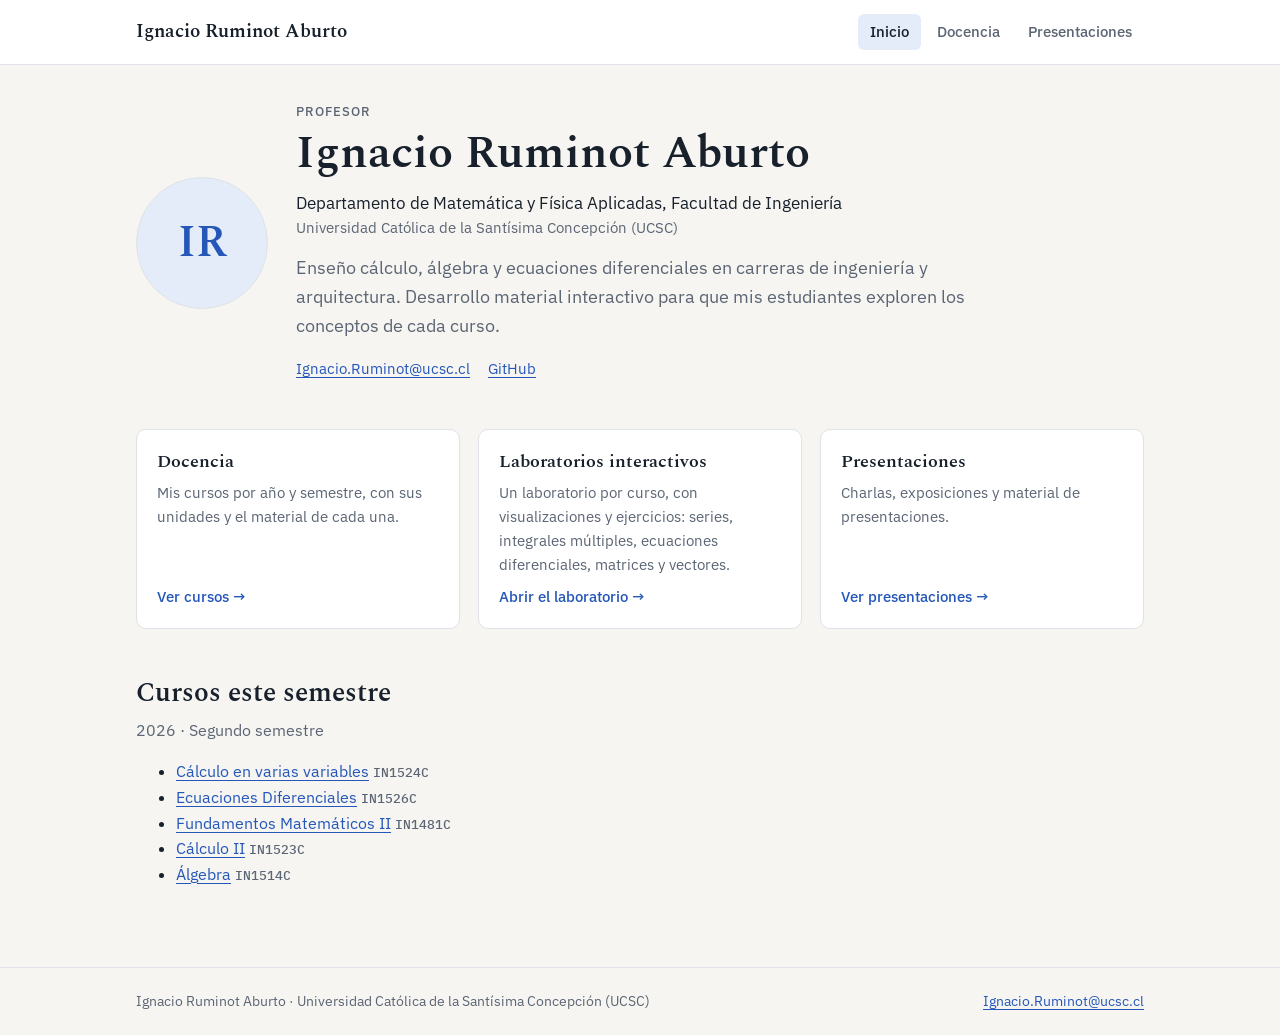
<file: index.html>
<!doctype html>
<html lang="es">
<head>
<meta charset="utf-8">
<meta name="viewport" content="width=device-width, initial-scale=1, viewport-fit=cover">
<title>Ignacio Ruminot Aburto</title>
<meta name="description" content="Enseño cálculo, álgebra y ecuaciones diferenciales en carreras de ingeniería y arquitectura. Desarrollo material interactivo para que mis estudiantes exploren los conceptos de cada curso.">
<link rel="preconnect" href="https://fonts.googleapis.com"><link rel="preconnect" href="https://fonts.gstatic.com" crossorigin><link rel="stylesheet" href="https://fonts.googleapis.com/css2?family=Spectral:wght@500;600&family=IBM+Plex+Sans:wght@400;500;600&family=IBM+Plex+Mono:wght@400;500&display=swap">
<link rel="stylesheet" href="assets/sitio.css">
</head>
<body>
<div class="top"><div class="wrap"><a class="brand" href="">Ignacio Ruminot Aburto</a><nav class="nav" aria-label="Secciones"><a href="" aria-current=page>Inicio</a><a href="docencia/">Docencia</a><a href="presentaciones/">Presentaciones</a></nav></div></div>
<main><div class="wrap">

<section class="hero">
  <div class="avatar" aria-hidden="true">IR</div>
  <div>
    <p class="eyebrow">Profesor</p>
    <h1>Ignacio Ruminot Aburto</h1>
    <p class="affil">Departamento de Matemática y Física Aplicadas, Facultad de Ingeniería<span>Universidad Católica de la Santísima Concepción (UCSC)</span></p>
    <p class="lede">Enseño cálculo, álgebra y ecuaciones diferenciales en carreras de ingeniería y arquitectura. Desarrollo material interactivo para que mis estudiantes exploren los conceptos de cada curso.</p>
    <div class="links"><a href="mailto:Ignacio.Ruminot@ucsc.cl">Ignacio.Ruminot@ucsc.cl</a><a href="https://github.com/iruminot">GitHub</a></div>
  </div>
</section>
<section class="section">
  <div class="cards">
    <a class="card" href="docencia/"><h3>Docencia</h3><p>Mis cursos por año y semestre, con sus unidades y el material de cada una.</p><span class="go">Ver cursos →</span></a>
    <a class="card" href="docencia/laboratorio/"><h3>Laboratorios interactivos</h3><p>Un laboratorio por curso, con visualizaciones y ejercicios: series, integrales múltiples, ecuaciones diferenciales, matrices y vectores.</p><span class="go">Abrir el laboratorio →</span></a>
    <a class="card" href="presentaciones/"><h3>Presentaciones</h3><p>Charlas, exposiciones y material de presentaciones.</p><span class="go">Ver presentaciones →</span></a>
  </div>
</section>
<section class="section">
  <h2>Cursos este semestre</h2>
  <p class="muted" style="margin-top:-6px">2026 · Segundo semestre</p>
  <ul><li><a href="docencia/2026-2/calculo-varias-variables/">Cálculo en varias variables</a> <span class="code">IN1524C</span></li><li><a href="docencia/2026-2/ecuaciones-diferenciales/">Ecuaciones Diferenciales</a> <span class="code">IN1526C</span></li><li><a href="docencia/2026-2/fundamentos-matematicos-2/">Fundamentos Matemáticos II</a> <span class="code">IN1481C</span></li><li><a href="docencia/2026-2/calculo-ii/">Cálculo II</a> <span class="code">IN1523C</span></li><li><a href="docencia/2026-2/algebra/">Álgebra</a> <span class="code">IN1514C</span></li></ul>
</section>
</div></main>
<footer><div class="wrap"><span>Ignacio Ruminot Aburto · Universidad Católica de la Santísima Concepción (UCSC)</span><span><a href="mailto:Ignacio.Ruminot@ucsc.cl">Ignacio.Ruminot@ucsc.cl</a></span></div></footer>
</body>
</html>
</file>
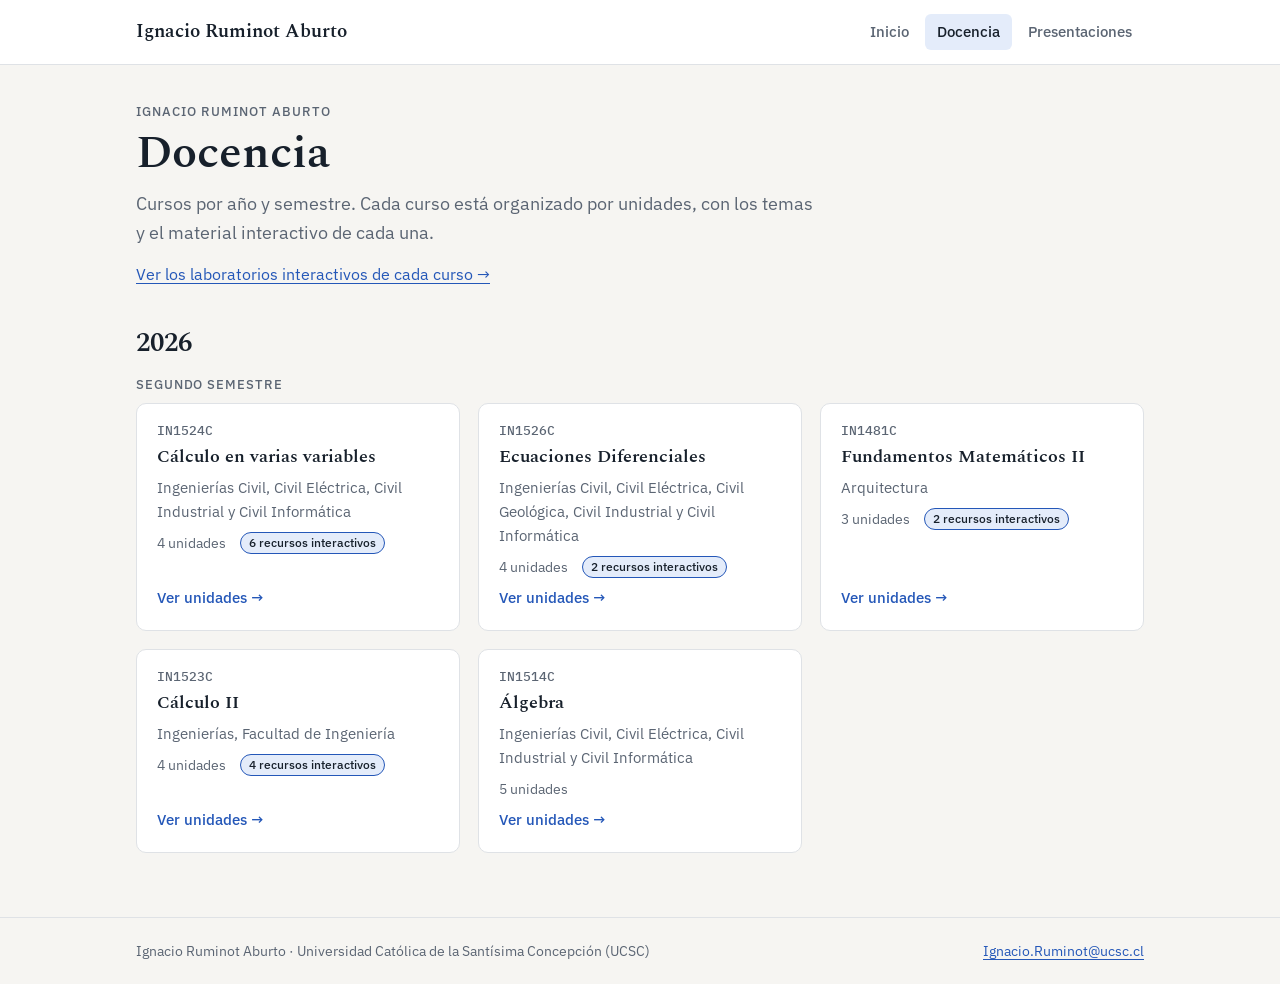
<file: docencia/index.html>
<!doctype html>
<html lang="es">
<head>
<meta charset="utf-8">
<meta name="viewport" content="width=device-width, initial-scale=1, viewport-fit=cover">
<title>Docencia · Ignacio Ruminot Aburto</title>
<meta name="description" content="Enseño cálculo, álgebra y ecuaciones diferenciales en carreras de ingeniería y arquitectura. Desarrollo material interactivo para que mis estudiantes exploren los conceptos de cada curso.">
<link rel="preconnect" href="https://fonts.googleapis.com"><link rel="preconnect" href="https://fonts.gstatic.com" crossorigin><link rel="stylesheet" href="https://fonts.googleapis.com/css2?family=Spectral:wght@500;600&family=IBM+Plex+Sans:wght@400;500;600&family=IBM+Plex+Mono:wght@400;500&display=swap">
<link rel="stylesheet" href="../assets/sitio.css">
</head>
<body>
<div class="top"><div class="wrap"><a class="brand" href="../">Ignacio Ruminot Aburto</a><nav class="nav" aria-label="Secciones"><a href="../">Inicio</a><a href="../docencia/" aria-current=page>Docencia</a><a href="../presentaciones/">Presentaciones</a></nav></div></div>
<main><div class="wrap">
<p class="eyebrow">Ignacio Ruminot Aburto</p><h1>Docencia</h1>
<p class="lede">Cursos por año y semestre. Cada curso está organizado por unidades, con los temas y el material interactivo de cada una.</p>
<p style="margin-top:14px"><a href="laboratorio/">Ver los laboratorios interactivos de cada curso →</a></p>
<section class="year"><h2>2026</h2><div class="sem"><h3>Segundo semestre</h3><div class="cards"><a class="card" href="2026-2/calculo-varias-variables/"><span class="code">IN1524C</span><h3>Cálculo en varias variables</h3>
<p>Ingenierías Civil, Civil Eléctrica, Civil Industrial y Civil Informática</p><div class="meta"><span>4 unidades</span><span class="badge">6 recursos interactivos</span></div><span class="go">Ver unidades →</span></a><a class="card" href="2026-2/ecuaciones-diferenciales/"><span class="code">IN1526C</span><h3>Ecuaciones Diferenciales</h3>
<p>Ingenierías Civil, Civil Eléctrica, Civil Geológica, Civil Industrial y Civil Informática</p><div class="meta"><span>4 unidades</span><span class="badge">2 recursos interactivos</span></div><span class="go">Ver unidades →</span></a><a class="card" href="2026-2/fundamentos-matematicos-2/"><span class="code">IN1481C</span><h3>Fundamentos Matemáticos II</h3>
<p>Arquitectura</p><div class="meta"><span>3 unidades</span><span class="badge">2 recursos interactivos</span></div><span class="go">Ver unidades →</span></a><a class="card" href="2026-2/calculo-ii/"><span class="code">IN1523C</span><h3>Cálculo II</h3>
<p>Ingenierías, Facultad de Ingeniería</p><div class="meta"><span>4 unidades</span><span class="badge">4 recursos interactivos</span></div><span class="go">Ver unidades →</span></a><a class="card" href="2026-2/algebra/"><span class="code">IN1514C</span><h3>Álgebra</h3>
<p>Ingenierías Civil, Civil Eléctrica, Civil Industrial y Civil Informática</p><div class="meta"><span>5 unidades</span></div><span class="go">Ver unidades →</span></a></div></div></section>
</div></main>
<footer><div class="wrap"><span>Ignacio Ruminot Aburto · Universidad Católica de la Santísima Concepción (UCSC)</span><span><a href="mailto:Ignacio.Ruminot@ucsc.cl">Ignacio.Ruminot@ucsc.cl</a></span></div></footer>
</body>
</html>
</file>
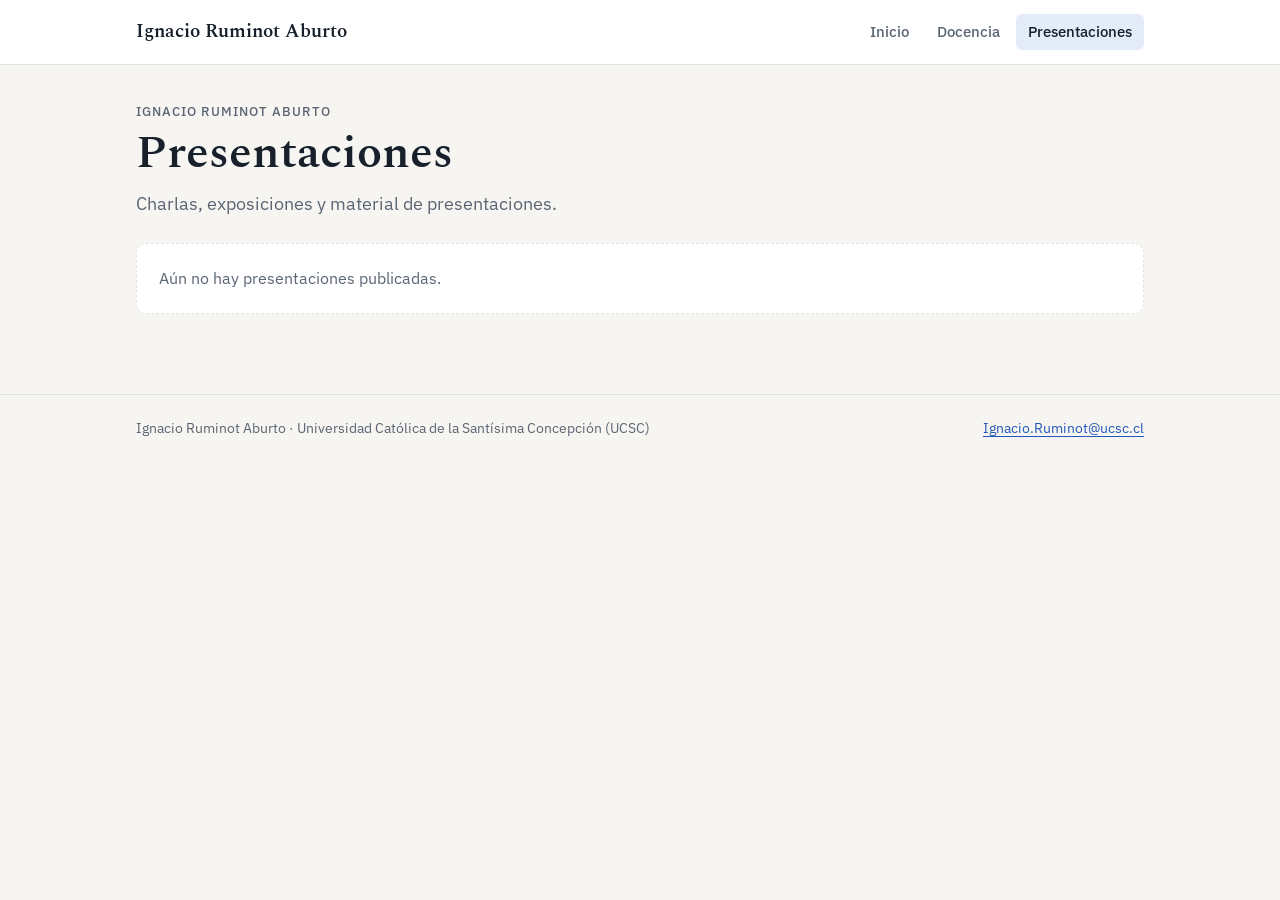
<file: presentaciones/index.html>
<!doctype html>
<html lang="es">
<head>
<meta charset="utf-8">
<meta name="viewport" content="width=device-width, initial-scale=1, viewport-fit=cover">
<title>Presentaciones · Ignacio Ruminot Aburto</title>
<meta name="description" content="Enseño cálculo, álgebra y ecuaciones diferenciales en carreras de ingeniería y arquitectura. Desarrollo material interactivo para que mis estudiantes exploren los conceptos de cada curso.">
<link rel="preconnect" href="https://fonts.googleapis.com"><link rel="preconnect" href="https://fonts.gstatic.com" crossorigin><link rel="stylesheet" href="https://fonts.googleapis.com/css2?family=Spectral:wght@500;600&family=IBM+Plex+Sans:wght@400;500;600&family=IBM+Plex+Mono:wght@400;500&display=swap">
<link rel="stylesheet" href="../assets/sitio.css">
</head>
<body>
<div class="top"><div class="wrap"><a class="brand" href="../">Ignacio Ruminot Aburto</a><nav class="nav" aria-label="Secciones"><a href="../">Inicio</a><a href="../docencia/">Docencia</a><a href="../presentaciones/" aria-current=page>Presentaciones</a></nav></div></div>
<main><div class="wrap">
<p class="eyebrow">Ignacio Ruminot Aburto</p><h1>Presentaciones</h1><p class="lede">Charlas, exposiciones y material de presentaciones.</p><p class="empty">Aún no hay presentaciones publicadas.</p>
</div></main>
<footer><div class="wrap"><span>Ignacio Ruminot Aburto · Universidad Católica de la Santísima Concepción (UCSC)</span><span><a href="mailto:Ignacio.Ruminot@ucsc.cl">Ignacio.Ruminot@ucsc.cl</a></span></div></footer>
</body>
</html>
</file>
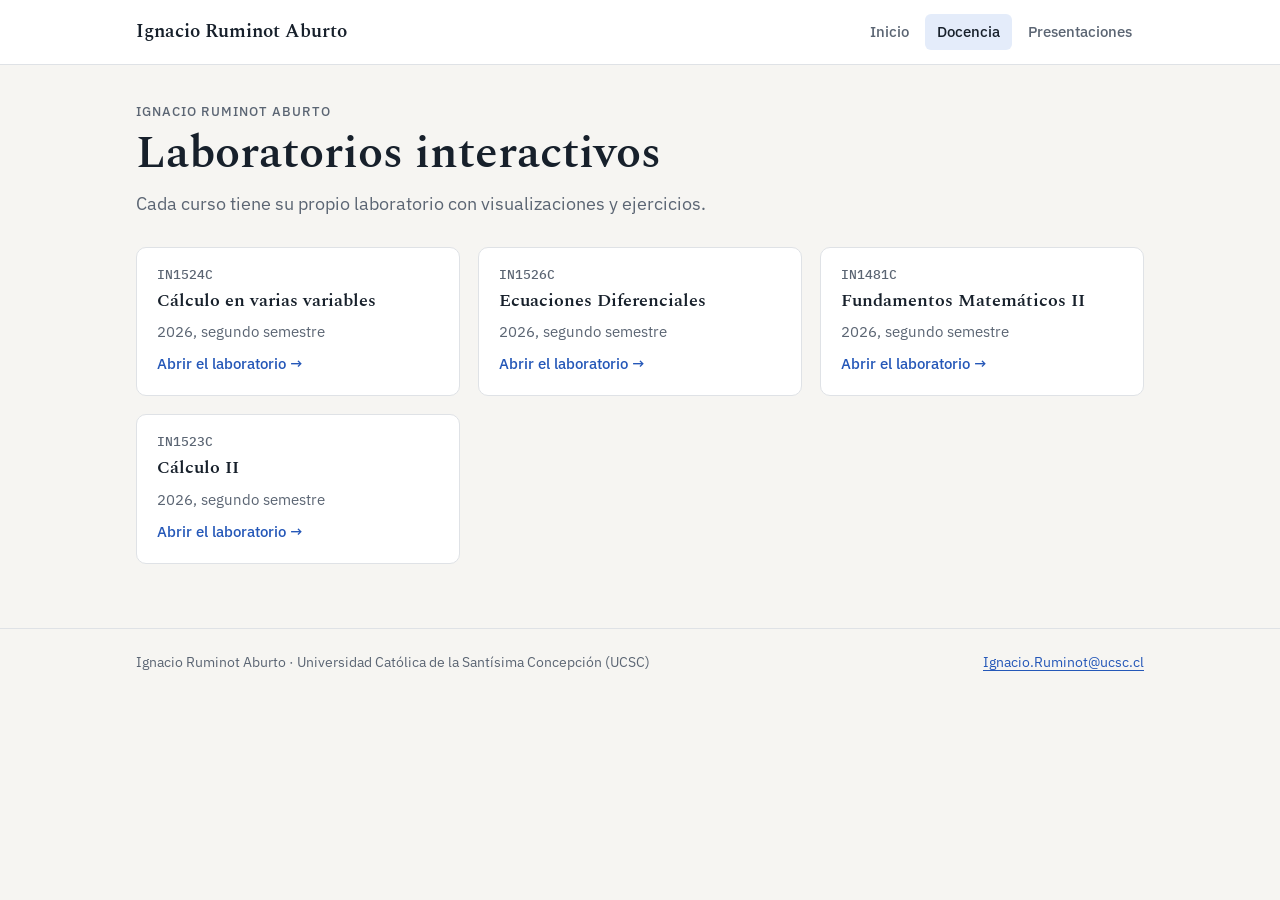
<file: docencia/laboratorio/index.html>
<!doctype html>
<html lang="es">
<head>
<meta charset="utf-8">
<meta name="viewport" content="width=device-width, initial-scale=1, viewport-fit=cover">
<title>Laboratorios · Ignacio Ruminot Aburto</title>
<meta name="description" content="Enseño cálculo, álgebra y ecuaciones diferenciales en carreras de ingeniería y arquitectura. Desarrollo material interactivo para que mis estudiantes exploren los conceptos de cada curso.">
<link rel="preconnect" href="https://fonts.googleapis.com"><link rel="preconnect" href="https://fonts.gstatic.com" crossorigin><link rel="stylesheet" href="https://fonts.googleapis.com/css2?family=Spectral:wght@500;600&family=IBM+Plex+Sans:wght@400;500;600&family=IBM+Plex+Mono:wght@400;500&display=swap">
<link rel="stylesheet" href="../../assets/sitio.css">
</head>
<body>
<div class="top"><div class="wrap"><a class="brand" href="../../">Ignacio Ruminot Aburto</a><nav class="nav" aria-label="Secciones"><a href="../../">Inicio</a><a href="../../docencia/" aria-current=page>Docencia</a><a href="../../presentaciones/">Presentaciones</a></nav></div></div>
<main><div class="wrap">
<script>(function(){var h=location.hash.slice(1),m={"calculo-": "../2026-2/calculo-varias-variables/laboratorio/", "calc2-": "../2026-2/calculo-ii/laboratorio/", "edo-": "../2026-2/ecuaciones-diferenciales/laboratorio/", "fm2-": "../2026-2/fundamentos-matematicos-2/laboratorio/"};for(var p in m){if(h.indexOf(p)===0){location.replace(m[p]+'#'+h);return;}}})();</script>
<p class="eyebrow">Ignacio Ruminot Aburto</p><h1>Laboratorios interactivos</h1>
<p class="lede">Cada curso tiene su propio laboratorio con visualizaciones y ejercicios.</p>
<div class="cards" style="margin-top:28px"><a class="card" href="../2026-2/calculo-varias-variables/laboratorio/"><span class="code">IN1524C</span><h3>Cálculo en varias variables</h3><p>2026, segundo semestre</p><span class="go">Abrir el laboratorio →</span></a><a class="card" href="../2026-2/ecuaciones-diferenciales/laboratorio/"><span class="code">IN1526C</span><h3>Ecuaciones Diferenciales</h3><p>2026, segundo semestre</p><span class="go">Abrir el laboratorio →</span></a><a class="card" href="../2026-2/fundamentos-matematicos-2/laboratorio/"><span class="code">IN1481C</span><h3>Fundamentos Matemáticos II</h3><p>2026, segundo semestre</p><span class="go">Abrir el laboratorio →</span></a><a class="card" href="../2026-2/calculo-ii/laboratorio/"><span class="code">IN1523C</span><h3>Cálculo II</h3><p>2026, segundo semestre</p><span class="go">Abrir el laboratorio →</span></a></div>
</div></main>
<footer><div class="wrap"><span>Ignacio Ruminot Aburto · Universidad Católica de la Santísima Concepción (UCSC)</span><span><a href="mailto:Ignacio.Ruminot@ucsc.cl">Ignacio.Ruminot@ucsc.cl</a></span></div></footer>
</body>
</html>
</file>
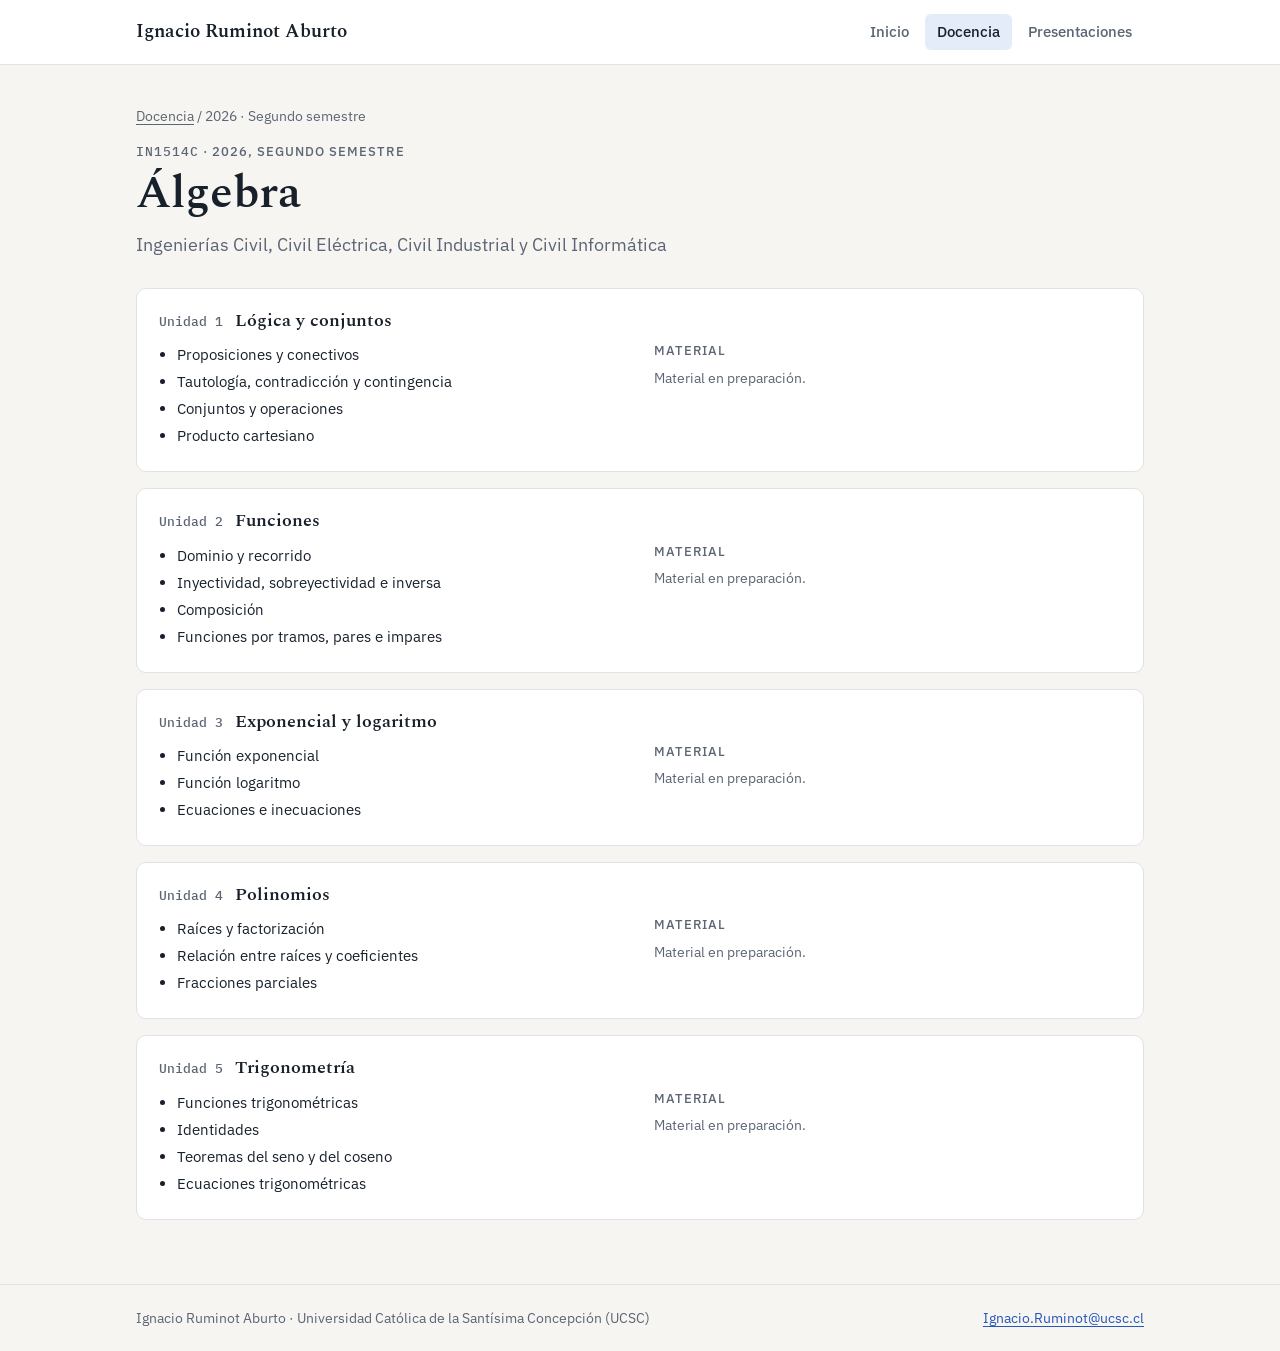
<file: docencia/2026-2/algebra/index.html>
<!doctype html>
<html lang="es">
<head>
<meta charset="utf-8">
<meta name="viewport" content="width=device-width, initial-scale=1, viewport-fit=cover">
<title>Álgebra (IN1514C) · Ignacio Ruminot Aburto</title>
<meta name="description" content="Álgebra: unidades y material del curso.">
<link rel="preconnect" href="https://fonts.googleapis.com"><link rel="preconnect" href="https://fonts.gstatic.com" crossorigin><link rel="stylesheet" href="https://fonts.googleapis.com/css2?family=Spectral:wght@500;600&family=IBM+Plex+Sans:wght@400;500;600&family=IBM+Plex+Mono:wght@400;500&display=swap">
<link rel="stylesheet" href="../../../assets/sitio.css">
</head>
<body>
<div class="top"><div class="wrap"><a class="brand" href="../../../">Ignacio Ruminot Aburto</a><nav class="nav" aria-label="Secciones"><a href="../../../">Inicio</a><a href="../../../docencia/" aria-current=page>Docencia</a><a href="../../../presentaciones/">Presentaciones</a></nav></div></div>
<main><div class="wrap">
<nav class="crumbs" aria-label="Ruta"><a href="../../../docencia/">Docencia</a> / 2026 · Segundo semestre</nav>
<p class="eyebrow"><span class="code">IN1514C</span> · 2026, segundo semestre</p>
<h1>Álgebra</h1><p class="lede">Ingenierías Civil, Civil Eléctrica, Civil Industrial y Civil Informática</p>

<div class="units"><article class="unit"><header><span class="n">Unidad 1</span><h3>Lógica y conjuntos</h3></header>
<div><ul><li>Proposiciones y conectivos</li><li>Tautología, contradicción y contingencia</li><li>Conjuntos y operaciones</li><li>Producto cartesiano</li></ul></div><div class="res"><h4>Material</h4><p class="none">Material en preparación.</p></div></article><article class="unit"><header><span class="n">Unidad 2</span><h3>Funciones</h3></header>
<div><ul><li>Dominio y recorrido</li><li>Inyectividad, sobreyectividad e inversa</li><li>Composición</li><li>Funciones por tramos, pares e impares</li></ul></div><div class="res"><h4>Material</h4><p class="none">Material en preparación.</p></div></article><article class="unit"><header><span class="n">Unidad 3</span><h3>Exponencial y logaritmo</h3></header>
<div><ul><li>Función exponencial</li><li>Función logaritmo</li><li>Ecuaciones e inecuaciones</li></ul></div><div class="res"><h4>Material</h4><p class="none">Material en preparación.</p></div></article><article class="unit"><header><span class="n">Unidad 4</span><h3>Polinomios</h3></header>
<div><ul><li>Raíces y factorización</li><li>Relación entre raíces y coeficientes</li><li>Fracciones parciales</li></ul></div><div class="res"><h4>Material</h4><p class="none">Material en preparación.</p></div></article><article class="unit"><header><span class="n">Unidad 5</span><h3>Trigonometría</h3></header>
<div><ul><li>Funciones trigonométricas</li><li>Identidades</li><li>Teoremas del seno y del coseno</li><li>Ecuaciones trigonométricas</li></ul></div><div class="res"><h4>Material</h4><p class="none">Material en preparación.</p></div></article></div>
</div></main>
<footer><div class="wrap"><span>Ignacio Ruminot Aburto · Universidad Católica de la Santísima Concepción (UCSC)</span><span><a href="mailto:Ignacio.Ruminot@ucsc.cl">Ignacio.Ruminot@ucsc.cl</a></span></div></footer>
</body>
</html>
</file>
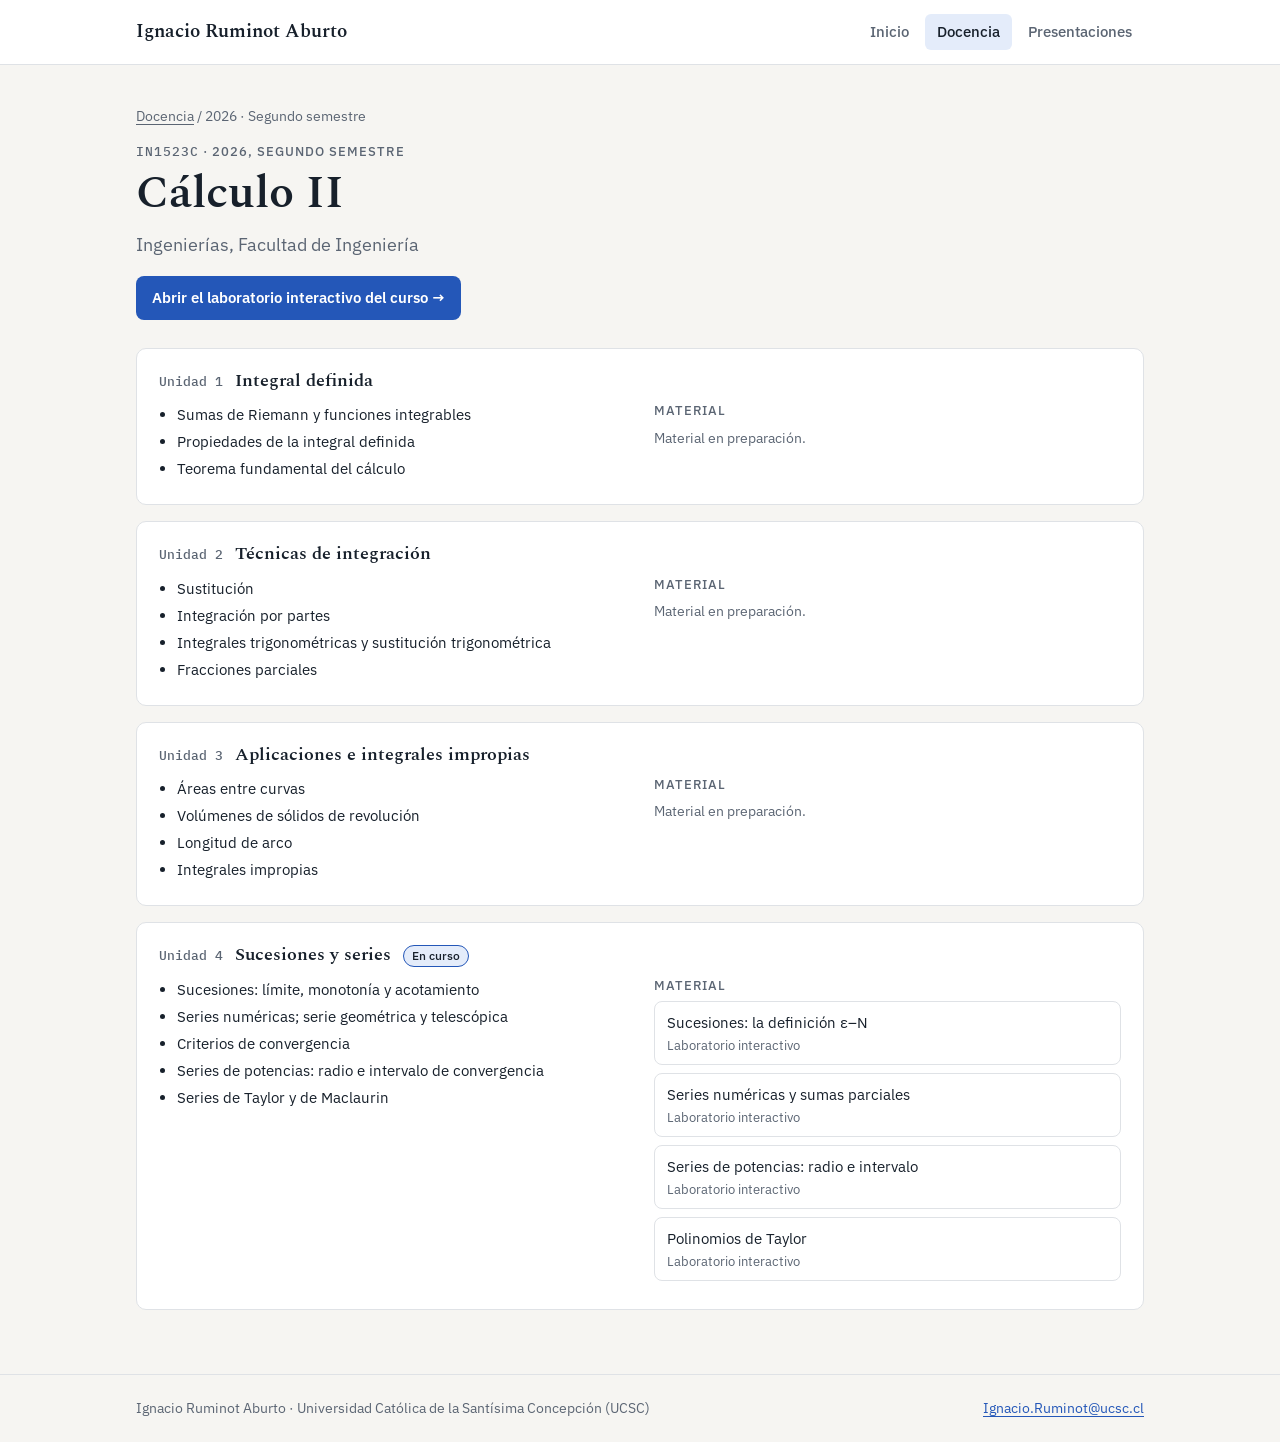
<file: docencia/2026-2/calculo-ii/index.html>
<!doctype html>
<html lang="es">
<head>
<meta charset="utf-8">
<meta name="viewport" content="width=device-width, initial-scale=1, viewport-fit=cover">
<title>Cálculo II (IN1523C) · Ignacio Ruminot Aburto</title>
<meta name="description" content="Cálculo II: unidades y material del curso.">
<link rel="preconnect" href="https://fonts.googleapis.com"><link rel="preconnect" href="https://fonts.gstatic.com" crossorigin><link rel="stylesheet" href="https://fonts.googleapis.com/css2?family=Spectral:wght@500;600&family=IBM+Plex+Sans:wght@400;500;600&family=IBM+Plex+Mono:wght@400;500&display=swap">
<link rel="stylesheet" href="../../../assets/sitio.css">
</head>
<body>
<div class="top"><div class="wrap"><a class="brand" href="../../../">Ignacio Ruminot Aburto</a><nav class="nav" aria-label="Secciones"><a href="../../../">Inicio</a><a href="../../../docencia/" aria-current=page>Docencia</a><a href="../../../presentaciones/">Presentaciones</a></nav></div></div>
<main><div class="wrap">
<nav class="crumbs" aria-label="Ruta"><a href="../../../docencia/">Docencia</a> / 2026 · Segundo semestre</nav>
<p class="eyebrow"><span class="code">IN1523C</span> · 2026, segundo semestre</p>
<h1>Cálculo II</h1><p class="lede">Ingenierías, Facultad de Ingeniería</p>
<p style="margin-top:16px"><a class="btnlab" href="laboratorio/">Abrir el laboratorio interactivo del curso →</a></p>
<div class="units"><article class="unit"><header><span class="n">Unidad 1</span><h3>Integral definida</h3></header>
<div><ul><li>Sumas de Riemann y funciones integrables</li><li>Propiedades de la integral definida</li><li>Teorema fundamental del cálculo</li></ul></div><div class="res"><h4>Material</h4><p class="none">Material en preparación.</p></div></article><article class="unit"><header><span class="n">Unidad 2</span><h3>Técnicas de integración</h3></header>
<div><ul><li>Sustitución</li><li>Integración por partes</li><li>Integrales trigonométricas y sustitución trigonométrica</li><li>Fracciones parciales</li></ul></div><div class="res"><h4>Material</h4><p class="none">Material en preparación.</p></div></article><article class="unit"><header><span class="n">Unidad 3</span><h3>Aplicaciones e integrales impropias</h3></header>
<div><ul><li>Áreas entre curvas</li><li>Volúmenes de sólidos de revolución</li><li>Longitud de arco</li><li>Integrales impropias</li></ul></div><div class="res"><h4>Material</h4><p class="none">Material en preparación.</p></div></article><article class="unit"><header><span class="n">Unidad 4</span><h3>Sucesiones y series</h3> <span class="badge">En curso</span></header>
<div><ul><li>Sucesiones: límite, monotonía y acotamiento</li><li>Series numéricas; serie geométrica y telescópica</li><li>Criterios de convergencia</li><li>Series de potencias: radio e intervalo de convergencia</li><li>Series de Taylor y de Maclaurin</li></ul></div><div class="res"><h4>Material</h4><a href="laboratorio/#calc2-sucesiones">Sucesiones: la definición ε–N<small>Laboratorio interactivo</small></a><a href="laboratorio/#calc2-series">Series numéricas y sumas parciales<small>Laboratorio interactivo</small></a><a href="laboratorio/#calc2-potencias">Series de potencias: radio e intervalo<small>Laboratorio interactivo</small></a><a href="laboratorio/#calc2-taylor">Polinomios de Taylor<small>Laboratorio interactivo</small></a></div></article></div>
</div></main>
<footer><div class="wrap"><span>Ignacio Ruminot Aburto · Universidad Católica de la Santísima Concepción (UCSC)</span><span><a href="mailto:Ignacio.Ruminot@ucsc.cl">Ignacio.Ruminot@ucsc.cl</a></span></div></footer>
</body>
</html>
</file>
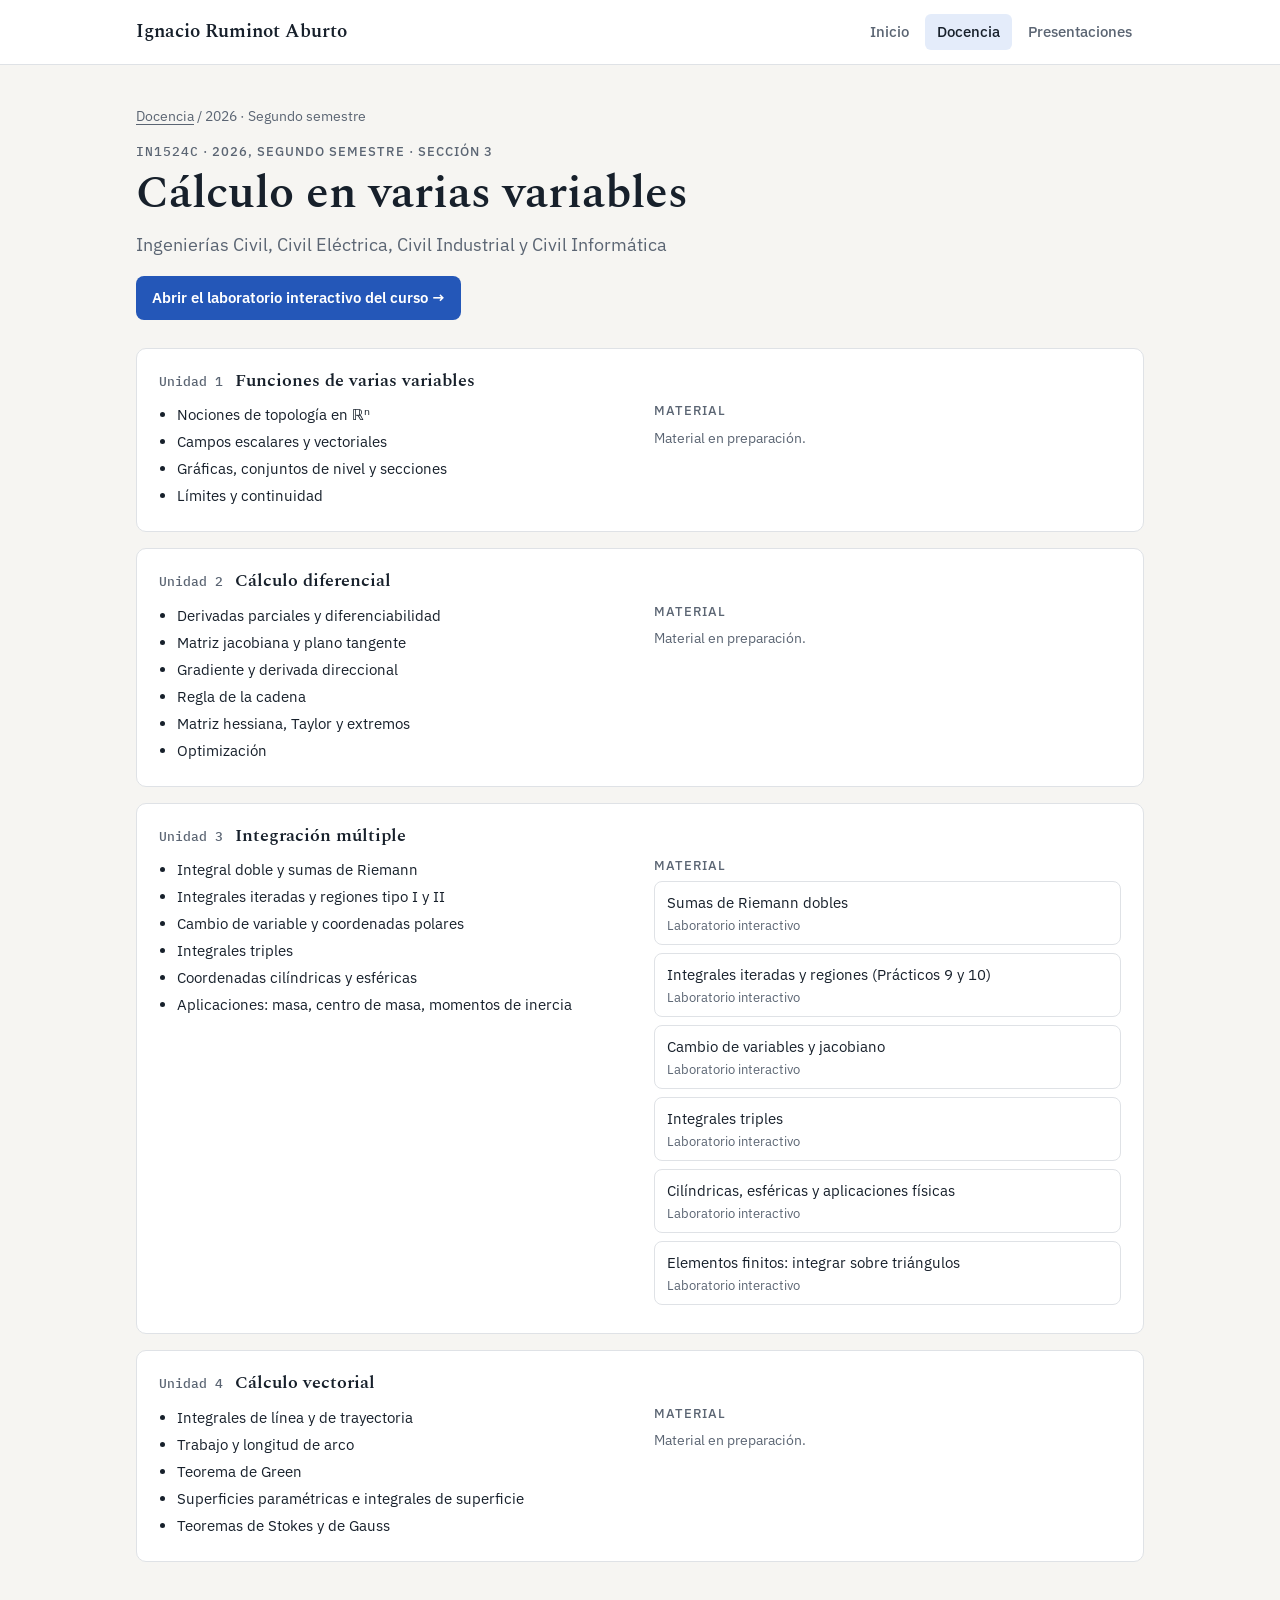
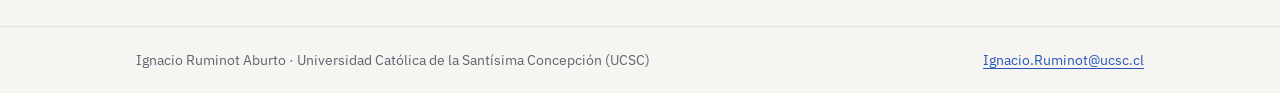
<file: docencia/2026-2/calculo-varias-variables/index.html>
<!doctype html>
<html lang="es">
<head>
<meta charset="utf-8">
<meta name="viewport" content="width=device-width, initial-scale=1, viewport-fit=cover">
<title>Cálculo en varias variables (IN1524C) · Ignacio Ruminot Aburto</title>
<meta name="description" content="Cálculo en varias variables: unidades y material del curso.">
<link rel="preconnect" href="https://fonts.googleapis.com"><link rel="preconnect" href="https://fonts.gstatic.com" crossorigin><link rel="stylesheet" href="https://fonts.googleapis.com/css2?family=Spectral:wght@500;600&family=IBM+Plex+Sans:wght@400;500;600&family=IBM+Plex+Mono:wght@400;500&display=swap">
<link rel="stylesheet" href="../../../assets/sitio.css">
</head>
<body>
<div class="top"><div class="wrap"><a class="brand" href="../../../">Ignacio Ruminot Aburto</a><nav class="nav" aria-label="Secciones"><a href="../../../">Inicio</a><a href="../../../docencia/" aria-current=page>Docencia</a><a href="../../../presentaciones/">Presentaciones</a></nav></div></div>
<main><div class="wrap">
<nav class="crumbs" aria-label="Ruta"><a href="../../../docencia/">Docencia</a> / 2026 · Segundo semestre</nav>
<p class="eyebrow"><span class="code">IN1524C</span> · 2026, segundo semestre · Sección 3</p>
<h1>Cálculo en varias variables</h1><p class="lede">Ingenierías Civil, Civil Eléctrica, Civil Industrial y Civil Informática</p>
<p style="margin-top:16px"><a class="btnlab" href="laboratorio/">Abrir el laboratorio interactivo del curso →</a></p>
<div class="units"><article class="unit"><header><span class="n">Unidad 1</span><h3>Funciones de varias variables</h3></header>
<div><ul><li>Nociones de topología en ℝⁿ</li><li>Campos escalares y vectoriales</li><li>Gráficas, conjuntos de nivel y secciones</li><li>Límites y continuidad</li></ul></div><div class="res"><h4>Material</h4><p class="none">Material en preparación.</p></div></article><article class="unit"><header><span class="n">Unidad 2</span><h3>Cálculo diferencial</h3></header>
<div><ul><li>Derivadas parciales y diferenciabilidad</li><li>Matriz jacobiana y plano tangente</li><li>Gradiente y derivada direccional</li><li>Regla de la cadena</li><li>Matriz hessiana, Taylor y extremos</li><li>Optimización</li></ul></div><div class="res"><h4>Material</h4><p class="none">Material en preparación.</p></div></article><article class="unit"><header><span class="n">Unidad 3</span><h3>Integración múltiple</h3></header>
<div><ul><li>Integral doble y sumas de Riemann</li><li>Integrales iteradas y regiones tipo I y II</li><li>Cambio de variable y coordenadas polares</li><li>Integrales triples</li><li>Coordenadas cilíndricas y esféricas</li><li>Aplicaciones: masa, centro de masa, momentos de inercia</li></ul></div><div class="res"><h4>Material</h4><a href="laboratorio/#calculo-riemann">Sumas de Riemann dobles<small>Laboratorio interactivo</small></a><a href="laboratorio/#calculo-iteradas">Integrales iteradas y regiones (Prácticos 9 y 10)<small>Laboratorio interactivo</small></a><a href="laboratorio/#calculo-cambio">Cambio de variables y jacobiano<small>Laboratorio interactivo</small></a><a href="laboratorio/#calculo-triples">Integrales triples<small>Laboratorio interactivo</small></a><a href="laboratorio/#calculo-esfericas">Cilíndricas, esféricas y aplicaciones físicas<small>Laboratorio interactivo</small></a><a href="laboratorio/#calculo-fem">Elementos finitos: integrar sobre triángulos<small>Laboratorio interactivo</small></a></div></article><article class="unit"><header><span class="n">Unidad 4</span><h3>Cálculo vectorial</h3></header>
<div><ul><li>Integrales de línea y de trayectoria</li><li>Trabajo y longitud de arco</li><li>Teorema de Green</li><li>Superficies paramétricas e integrales de superficie</li><li>Teoremas de Stokes y de Gauss</li></ul></div><div class="res"><h4>Material</h4><p class="none">Material en preparación.</p></div></article></div>
</div></main>
<footer><div class="wrap"><span>Ignacio Ruminot Aburto · Universidad Católica de la Santísima Concepción (UCSC)</span><span><a href="mailto:Ignacio.Ruminot@ucsc.cl">Ignacio.Ruminot@ucsc.cl</a></span></div></footer>
</body>
</html>
</file>
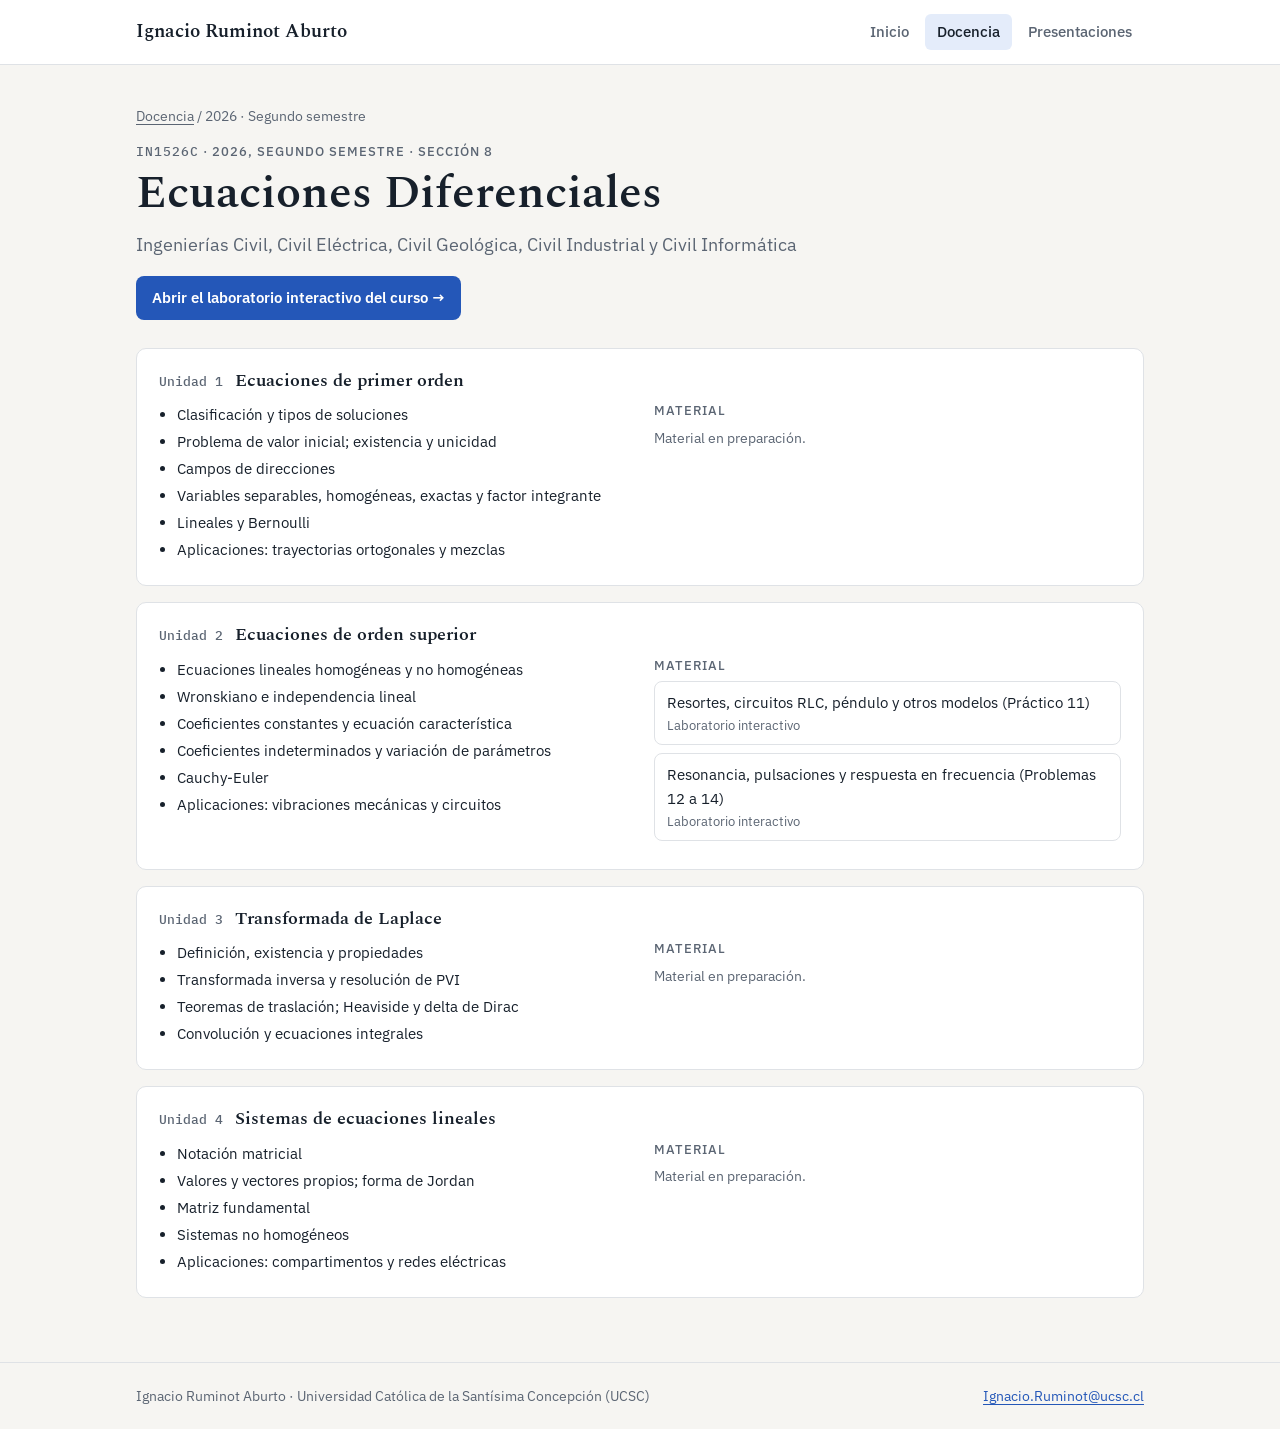
<file: docencia/2026-2/ecuaciones-diferenciales/index.html>
<!doctype html>
<html lang="es">
<head>
<meta charset="utf-8">
<meta name="viewport" content="width=device-width, initial-scale=1, viewport-fit=cover">
<title>Ecuaciones Diferenciales (IN1526C) · Ignacio Ruminot Aburto</title>
<meta name="description" content="Ecuaciones Diferenciales: unidades y material del curso.">
<link rel="preconnect" href="https://fonts.googleapis.com"><link rel="preconnect" href="https://fonts.gstatic.com" crossorigin><link rel="stylesheet" href="https://fonts.googleapis.com/css2?family=Spectral:wght@500;600&family=IBM+Plex+Sans:wght@400;500;600&family=IBM+Plex+Mono:wght@400;500&display=swap">
<link rel="stylesheet" href="../../../assets/sitio.css">
</head>
<body>
<div class="top"><div class="wrap"><a class="brand" href="../../../">Ignacio Ruminot Aburto</a><nav class="nav" aria-label="Secciones"><a href="../../../">Inicio</a><a href="../../../docencia/" aria-current=page>Docencia</a><a href="../../../presentaciones/">Presentaciones</a></nav></div></div>
<main><div class="wrap">
<nav class="crumbs" aria-label="Ruta"><a href="../../../docencia/">Docencia</a> / 2026 · Segundo semestre</nav>
<p class="eyebrow"><span class="code">IN1526C</span> · 2026, segundo semestre · Sección 8</p>
<h1>Ecuaciones Diferenciales</h1><p class="lede">Ingenierías Civil, Civil Eléctrica, Civil Geológica, Civil Industrial y Civil Informática</p>
<p style="margin-top:16px"><a class="btnlab" href="laboratorio/">Abrir el laboratorio interactivo del curso →</a></p>
<div class="units"><article class="unit"><header><span class="n">Unidad 1</span><h3>Ecuaciones de primer orden</h3></header>
<div><ul><li>Clasificación y tipos de soluciones</li><li>Problema de valor inicial; existencia y unicidad</li><li>Campos de direcciones</li><li>Variables separables, homogéneas, exactas y factor integrante</li><li>Lineales y Bernoulli</li><li>Aplicaciones: trayectorias ortogonales y mezclas</li></ul></div><div class="res"><h4>Material</h4><p class="none">Material en preparación.</p></div></article><article class="unit"><header><span class="n">Unidad 2</span><h3>Ecuaciones de orden superior</h3></header>
<div><ul><li>Ecuaciones lineales homogéneas y no homogéneas</li><li>Wronskiano e independencia lineal</li><li>Coeficientes constantes y ecuación característica</li><li>Coeficientes indeterminados y variación de parámetros</li><li>Cauchy-Euler</li><li>Aplicaciones: vibraciones mecánicas y circuitos</li></ul></div><div class="res"><h4>Material</h4><a href="laboratorio/#edo-resortes">Resortes, circuitos RLC, péndulo y otros modelos (Práctico 11)<small>Laboratorio interactivo</small></a><a href="laboratorio/#edo-resortes">Resonancia, pulsaciones y respuesta en frecuencia (Problemas 12 a 14)<small>Laboratorio interactivo</small></a></div></article><article class="unit"><header><span class="n">Unidad 3</span><h3>Transformada de Laplace</h3></header>
<div><ul><li>Definición, existencia y propiedades</li><li>Transformada inversa y resolución de PVI</li><li>Teoremas de traslación; Heaviside y delta de Dirac</li><li>Convolución y ecuaciones integrales</li></ul></div><div class="res"><h4>Material</h4><p class="none">Material en preparación.</p></div></article><article class="unit"><header><span class="n">Unidad 4</span><h3>Sistemas de ecuaciones lineales</h3></header>
<div><ul><li>Notación matricial</li><li>Valores y vectores propios; forma de Jordan</li><li>Matriz fundamental</li><li>Sistemas no homogéneos</li><li>Aplicaciones: compartimentos y redes eléctricas</li></ul></div><div class="res"><h4>Material</h4><p class="none">Material en preparación.</p></div></article></div>
</div></main>
<footer><div class="wrap"><span>Ignacio Ruminot Aburto · Universidad Católica de la Santísima Concepción (UCSC)</span><span><a href="mailto:Ignacio.Ruminot@ucsc.cl">Ignacio.Ruminot@ucsc.cl</a></span></div></footer>
</body>
</html>
</file>
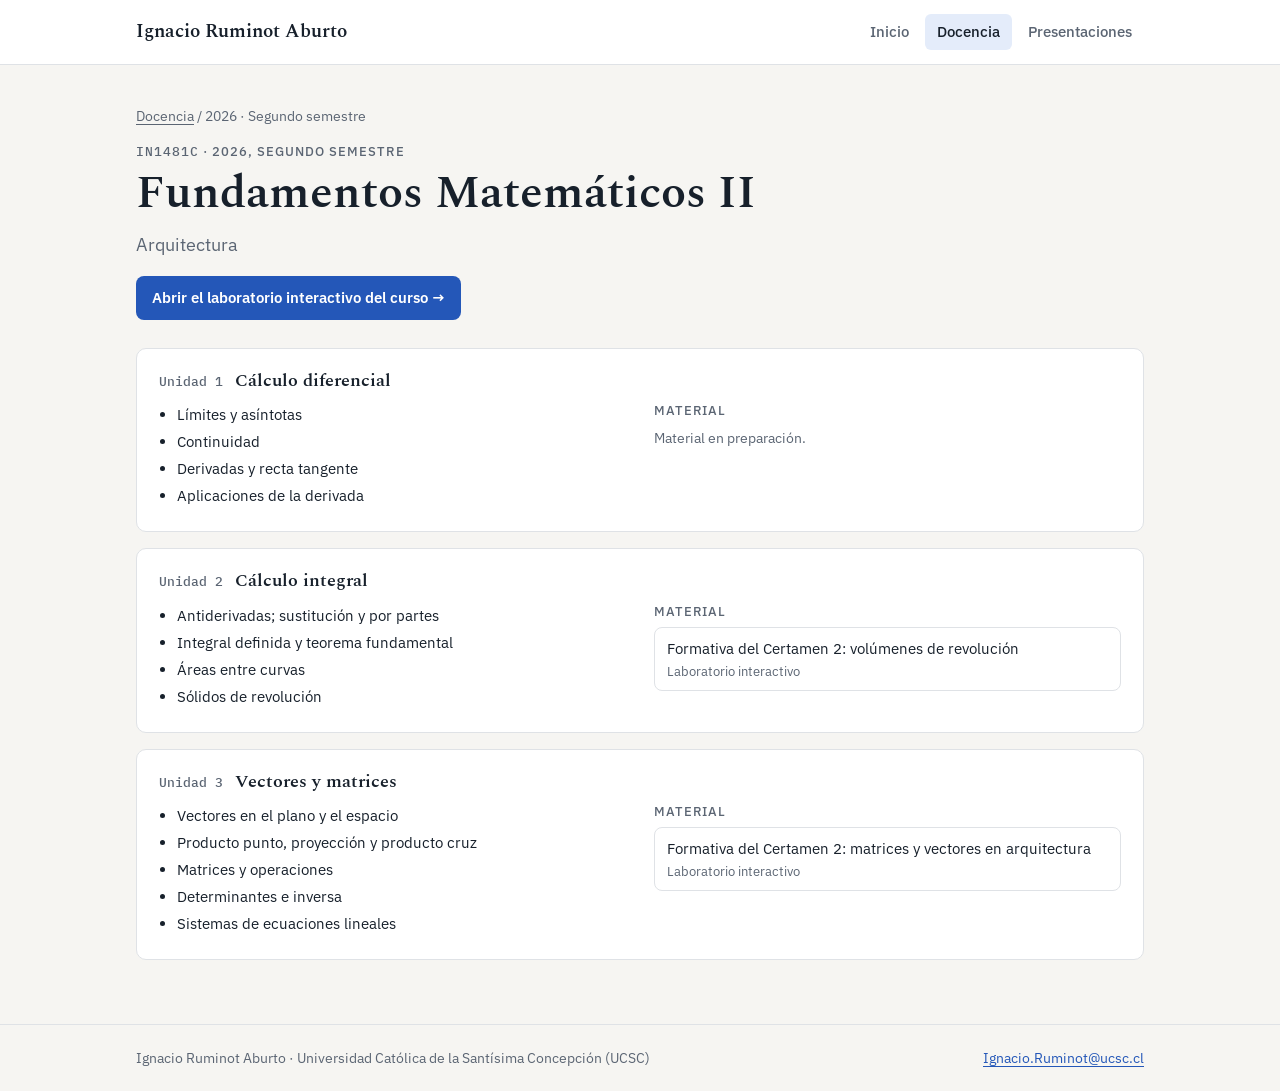
<file: docencia/2026-2/fundamentos-matematicos-2/index.html>
<!doctype html>
<html lang="es">
<head>
<meta charset="utf-8">
<meta name="viewport" content="width=device-width, initial-scale=1, viewport-fit=cover">
<title>Fundamentos Matemáticos II (IN1481C) · Ignacio Ruminot Aburto</title>
<meta name="description" content="Fundamentos Matemáticos II: unidades y material del curso.">
<link rel="preconnect" href="https://fonts.googleapis.com"><link rel="preconnect" href="https://fonts.gstatic.com" crossorigin><link rel="stylesheet" href="https://fonts.googleapis.com/css2?family=Spectral:wght@500;600&family=IBM+Plex+Sans:wght@400;500;600&family=IBM+Plex+Mono:wght@400;500&display=swap">
<link rel="stylesheet" href="../../../assets/sitio.css">
</head>
<body>
<div class="top"><div class="wrap"><a class="brand" href="../../../">Ignacio Ruminot Aburto</a><nav class="nav" aria-label="Secciones"><a href="../../../">Inicio</a><a href="../../../docencia/" aria-current=page>Docencia</a><a href="../../../presentaciones/">Presentaciones</a></nav></div></div>
<main><div class="wrap">
<nav class="crumbs" aria-label="Ruta"><a href="../../../docencia/">Docencia</a> / 2026 · Segundo semestre</nav>
<p class="eyebrow"><span class="code">IN1481C</span> · 2026, segundo semestre</p>
<h1>Fundamentos Matemáticos II</h1><p class="lede">Arquitectura</p>
<p style="margin-top:16px"><a class="btnlab" href="laboratorio/">Abrir el laboratorio interactivo del curso →</a></p>
<div class="units"><article class="unit"><header><span class="n">Unidad 1</span><h3>Cálculo diferencial</h3></header>
<div><ul><li>Límites y asíntotas</li><li>Continuidad</li><li>Derivadas y recta tangente</li><li>Aplicaciones de la derivada</li></ul></div><div class="res"><h4>Material</h4><p class="none">Material en preparación.</p></div></article><article class="unit"><header><span class="n">Unidad 2</span><h3>Cálculo integral</h3></header>
<div><ul><li>Antiderivadas; sustitución y por partes</li><li>Integral definida y teorema fundamental</li><li>Áreas entre curvas</li><li>Sólidos de revolución</li></ul></div><div class="res"><h4>Material</h4><a href="laboratorio/#fm2-formativa">Formativa del Certamen 2: volúmenes de revolución<small>Laboratorio interactivo</small></a></div></article><article class="unit"><header><span class="n">Unidad 3</span><h3>Vectores y matrices</h3></header>
<div><ul><li>Vectores en el plano y el espacio</li><li>Producto punto, proyección y producto cruz</li><li>Matrices y operaciones</li><li>Determinantes e inversa</li><li>Sistemas de ecuaciones lineales</li></ul></div><div class="res"><h4>Material</h4><a href="laboratorio/#fm2-formativa">Formativa del Certamen 2: matrices y vectores en arquitectura<small>Laboratorio interactivo</small></a></div></article></div>
</div></main>
<footer><div class="wrap"><span>Ignacio Ruminot Aburto · Universidad Católica de la Santísima Concepción (UCSC)</span><span><a href="mailto:Ignacio.Ruminot@ucsc.cl">Ignacio.Ruminot@ucsc.cl</a></span></div></footer>
</body>
</html>
</file>
<file: assets/sitio.css>
:root{
  --bg:#f6f5f2; --panel:#ffffff; --ink:#17202b; --muted:#5b6573; --line:#dfe2e6;
  --accent:#2457b8; --accent-weak:#e4ecfa; --warm:#b5531b;
  --display:"Spectral", Georgia, "Times New Roman", serif;
  --body:"IBM Plex Sans", system-ui, -apple-system, "Segoe UI", sans-serif;
  --mono:"IBM Plex Mono", ui-monospace, Menlo, Consolas, monospace;
}
@media (prefers-color-scheme: dark){ :root:not([data-theme="light"]){
  --bg:#101419; --panel:#171c23; --ink:#e5e9ef; --muted:#9aa4b2; --line:#2a313b;
  --accent:#79a9f0; --accent-weak:#1b2a40; --warm:#f0915a; color-scheme:dark } }
:root[data-theme="dark"]{
  --bg:#101419; --panel:#171c23; --ink:#e5e9ef; --muted:#9aa4b2; --line:#2a313b;
  --accent:#79a9f0; --accent-weak:#1b2a40; --warm:#f0915a; color-scheme:dark }

*{box-sizing:border-box}
html{-webkit-text-size-adjust:100%}
body{margin:0;background:var(--bg);color:var(--ink);font:16px/1.6 var(--body)}
a{color:var(--accent);text-underline-offset:3px}
a:focus-visible{outline:2px solid var(--accent);outline-offset:2px;border-radius:3px}
.wrap{max-width:1040px;margin:0 auto;padding:0 max(16px,env(safe-area-inset-left,0px))}

/* encabezado */
.top{border-bottom:1px solid var(--line);background:var(--panel)}
.top .wrap{display:flex;flex-wrap:wrap;align-items:center;justify-content:space-between;gap:8px 24px;padding-block:14px}
.brand{font:600 19px/1.2 var(--display);color:var(--ink);text-decoration:none}
.nav{display:flex;flex-wrap:wrap;gap:4px}
.nav a{padding:6px 12px;border-radius:6px;color:var(--muted);text-decoration:none;font-weight:500;font-size:15px}
.nav a:hover{color:var(--ink);background:var(--bg)}
.nav a[aria-current=page]{color:var(--ink);background:var(--accent-weak)}

main{padding-block:40px 64px}
h1{font:600 clamp(30px,4.6vw,46px)/1.1 var(--display);margin:0 0 12px;text-wrap:balance}
h2{font:600 clamp(22px,2.6vw,27px)/1.2 var(--display);margin:0 0 14px;text-wrap:balance}
h3{font:600 18px/1.3 var(--display);margin:0}
.eyebrow{font:500 12.5px/1 var(--body);letter-spacing:.08em;text-transform:uppercase;color:var(--muted);margin:0 0 10px}
.lede{font-size:18px;color:var(--muted);max-width:62ch;margin:0}
.muted{color:var(--muted)}
.section{margin-top:48px}
.crumbs{font-size:14px;color:var(--muted);margin-bottom:18px}
.crumbs a{color:var(--muted)}

/* inicio */
.hero{display:grid;grid-template-columns:auto minmax(0,1fr);gap:28px;align-items:center}
@media (max-width:640px){.hero{grid-template-columns:minmax(0,1fr)}}
.avatar{width:132px;height:132px;border-radius:50%;object-fit:cover;border:1px solid var(--line);background:var(--accent-weak);
  display:grid;place-items:center;font:600 44px/1 var(--display);color:var(--accent)}
.affil{margin:4px 0 14px;color:var(--ink);font-size:16.5px}
.affil span{display:block;color:var(--muted);font-size:15px}
.links{display:flex;flex-wrap:wrap;gap:8px 18px;margin-top:16px;font-size:15px}
.cards{display:grid;grid-template-columns:repeat(auto-fit,minmax(min(100%,280px),1fr));gap:18px}
.card{display:flex;flex-direction:column;gap:8px;background:var(--panel);border:1px solid var(--line);border-radius:10px;padding:20px;color:var(--ink);text-decoration:none}
a.card:hover{border-color:var(--accent)}
.card p{margin:0;color:var(--muted);font-size:15px}
.card .go{margin-top:auto;color:var(--accent);font-weight:500;font-size:14.5px}

/* docencia */
.year{margin-top:40px}
.year > h2{display:flex;align-items:baseline;gap:12px}
.year > h2 .muted{font:400 15px var(--body)}
.sem{margin-top:18px}
.sem > h3{font:500 13px/1 var(--body);letter-spacing:.07em;text-transform:uppercase;color:var(--muted);margin-bottom:12px}
.code{font:500 13px/1 var(--mono);color:var(--muted)}
.badge{display:inline-block;font:500 12px/1 var(--body);padding:4px 8px;border-radius:99px;background:var(--accent-weak);color:var(--ink);border:1px solid var(--accent)}
.meta{display:flex;flex-wrap:wrap;gap:6px 14px;align-items:center;font-size:14px;color:var(--muted)}

/* curso */
.units{display:flex;flex-direction:column;gap:16px;margin-top:28px;counter-reset:u}
.unit{background:var(--panel);border:1px solid var(--line);border-radius:10px;padding:20px 22px;display:grid;grid-template-columns:minmax(0,1fr) minmax(0,1fr);gap:8px 28px}
@media (max-width:760px){.unit{grid-template-columns:minmax(0,1fr)}}
.unit header{grid-column:1/-1;display:flex;align-items:baseline;gap:12px}
.unit header .n{font:500 13px var(--mono);color:var(--muted);white-space:nowrap}
.unit ul{margin:0;padding-left:18px;color:var(--ink);font-size:15px}
.unit li{margin:3px 0}
.unit .res h4{font:500 12.5px/1 var(--body);letter-spacing:.07em;text-transform:uppercase;color:var(--muted);margin:4px 0 10px}
.unit .res a{display:block;padding:9px 12px;border:1px solid var(--line);border-radius:8px;text-decoration:none;color:var(--ink);font-size:15px;margin-bottom:8px}
.unit .res a:hover{border-color:var(--accent);background:var(--accent-weak)}
.unit .res a small{display:block;color:var(--muted);font-size:12.5px}
.unit .res .none{font-size:14px;color:var(--muted);margin:0}

/* presentaciones */
.talks{display:flex;flex-direction:column;gap:14px;margin-top:24px}
.talk{background:var(--panel);border:1px solid var(--line);border-radius:10px;padding:18px 20px;display:flex;flex-direction:column;gap:6px}
.talk .when{font:500 13px var(--mono);color:var(--muted)}
.empty{background:var(--panel);border:1px dashed var(--line);border-radius:10px;padding:22px;color:var(--muted);margin-top:24px}

footer{border-top:1px solid var(--line);padding-block:22px;font-size:14px;color:var(--muted)}
footer .wrap{display:flex;flex-wrap:wrap;justify-content:space-between;gap:8px}

.btnlab{display:inline-block;padding:10px 16px;border-radius:8px;background:var(--accent);color:var(--panel);text-decoration:none;font-weight:600;font-size:15px}
.btnlab:hover{filter:brightness(1.08)}
</file>
